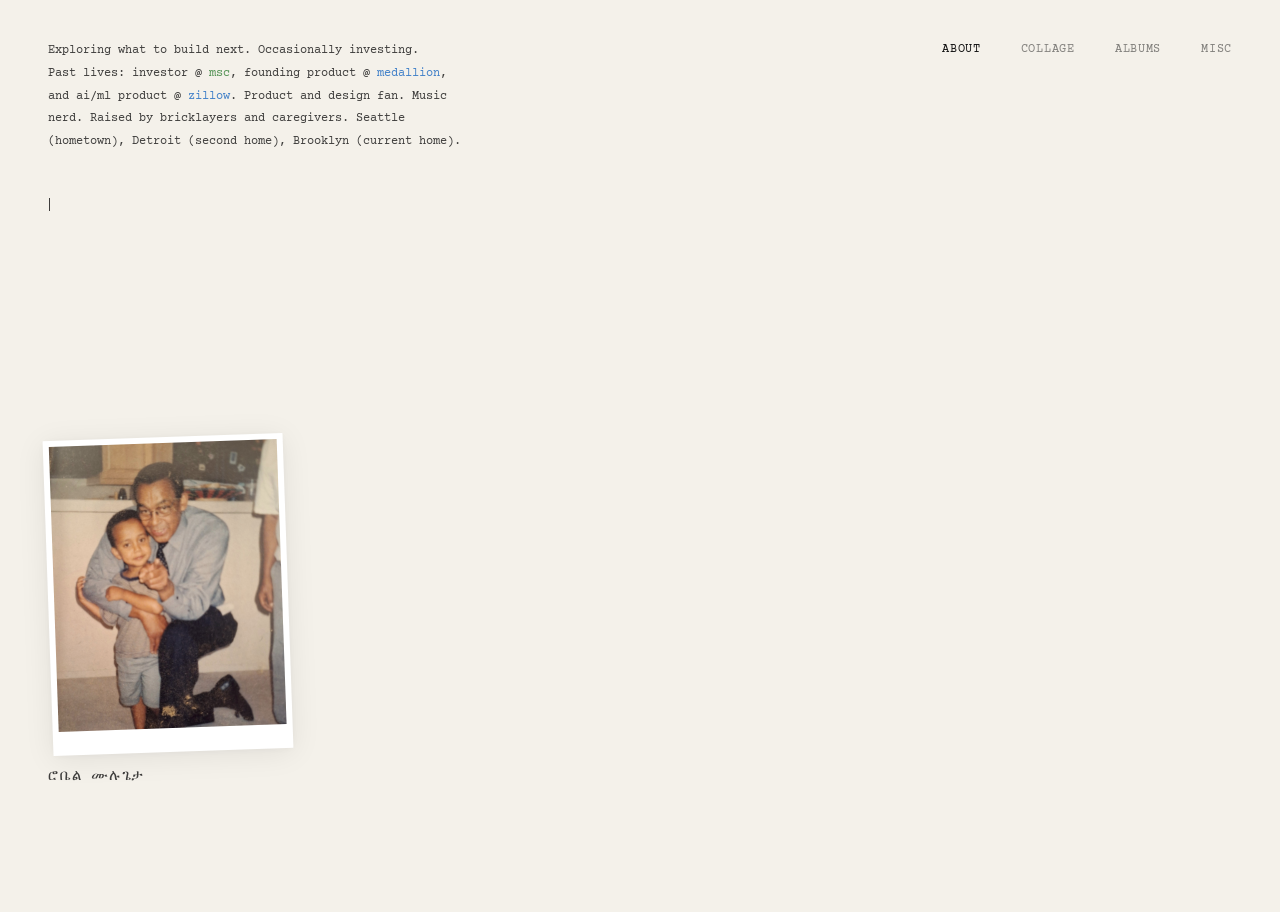
<file: index.html>
<!DOCTYPE html>
<html lang="en">
<head>
  <meta charset="UTF-8">
  <meta http-equiv="refresh" content="0;url=/about">
  <title>Robel Mulugeta</title>
  <meta name="description" content="Robel Mulugeta — personal site.">
  <link rel="icon" type="image/png" href="images/favicon-32.png" sizes="32x32">
  <link rel="apple-touch-icon" href="images/apple-touch-icon.png">
</head>
<body>
  <p><a href="/about">Redirecting&hellip;</a></p>
</body>
</html>
</file>
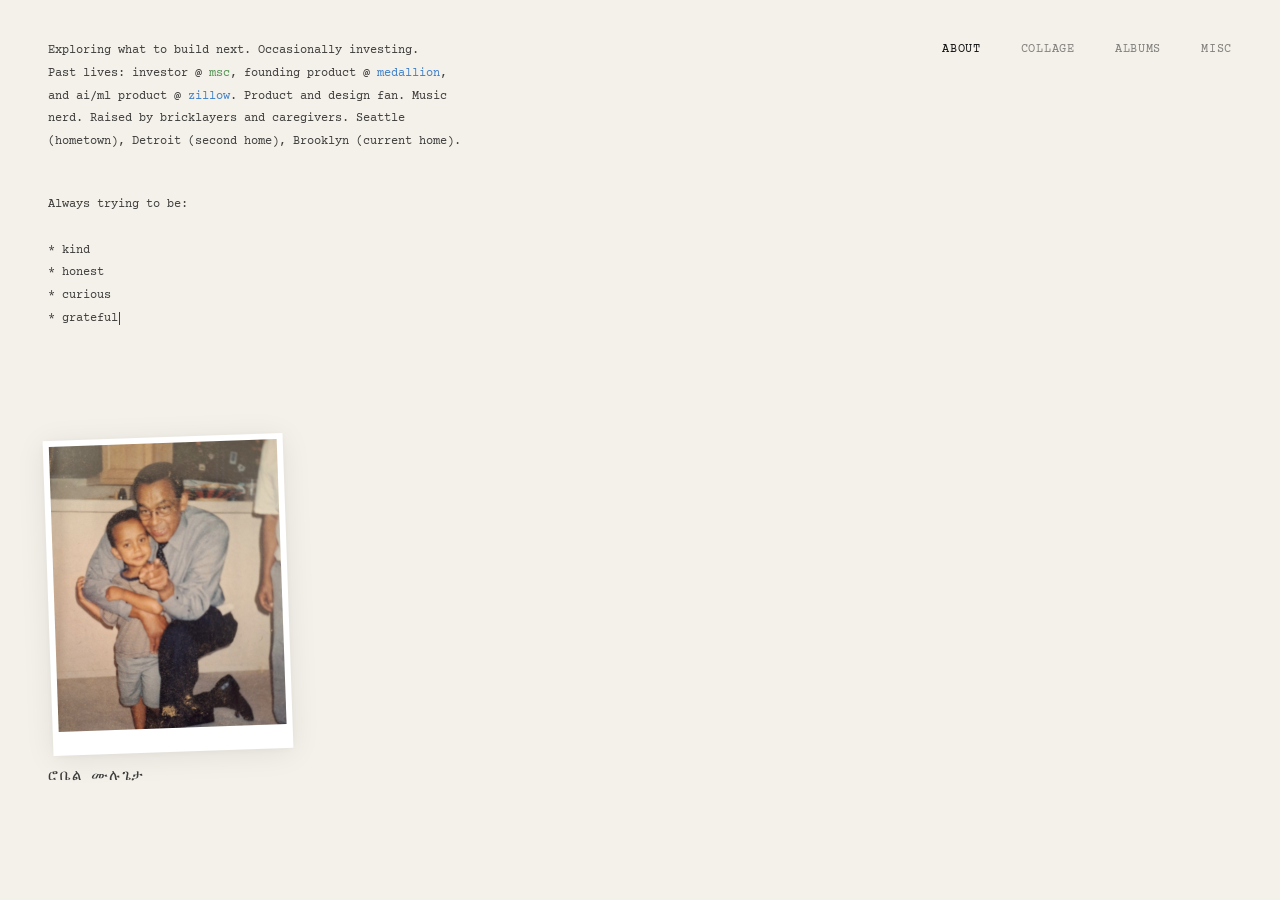
<file: about/index.html>
<!DOCTYPE html>
<html lang="en">
<head>
  <meta charset="UTF-8">
  <meta name="viewport" content="width=device-width, initial-scale=1.0">
  <title>About — Robel Mulugeta</title>
  <meta name="description" content="First-generation. Product, venture, and everything in between.">
  <link rel="stylesheet" href="../css/style.css">
  <link rel="icon" type="image/png" href="../images/favicon-32.png" sizes="32x32">
  <link rel="apple-touch-icon" href="../images/apple-touch-icon.png">
</head>
<body>

  <nav class="nav">
    <a href="/about" class="active">About</a>
    <a href="/collage">Collage</a>
    <a href="/albums">Albums</a>
    <a href="/misc">Misc</a>
  </nav>

  <main class="about page-enter">
    <div class="about__text">
      <p>
        Exploring what to build next. Occasionally investing.<br>
        Past lives: investor @ <a href="https://msc.vc/" target="_blank" style="color: #2e7d32;">msc</a>, founding product @ <a href="https://medallion.co/" target="_blank" style="color: #1565c0;">medallion</a>, and ai/ml product @ <a href="https://www.zillow.com/" target="_blank" style="color: #1565c0;">zillow</a>. Product and design fan. Music nerd. Raised by bricklayers and caregivers. Seattle (hometown), Detroit (second home), Brooklyn (current home).
      </p>
    </div>

    <div class="about__principles" id="typewriter"></div>

  </main>

  <div class="about__photo">
    <div class="polaroid">
      <img src="../images/IMG_8715.jpg" alt="Childhood photograph">
    </div>
    <div class="about__signature">
      ሮቤል ሙሉጌታ
    </div>
  </div>

  <script src="../js/cursor.js"></script>
  <script>
    (function () {
      var el = document.getElementById('typewriter');
      var cursor = document.createElement('span');
      cursor.className = 'cursor';
      el.appendChild(cursor);

      // Build the sequence of actions
      // Each action is either { type: 'char' } or { type: 'delete', count: n } or { type: 'pause', ms: n }
      var actions = [];
      var text = 'Always trying to be:\n\n* kind\n* honest\n* curiuous';

      // Type up to the typo
      for (var i = 0; i < text.length; i++) {
        actions.push({ type: 'char', char: text[i] });
      }

      // Pause after the typo
      actions.push({ type: 'pause', ms: 400 });

      // Backspace 'uous' (4 characters)
      for (var d = 0; d < 4; d++) {
        actions.push({ type: 'delete' });
      }

      // Small pause before correction
      actions.push({ type: 'pause', ms: 200 });

      // Type correction + rest
      var correction = 'ous\n* grateful';
      for (var c = 0; c < correction.length; c++) {
        actions.push({ type: 'char', char: correction[c] });
      }

      var content = '';
      var idx = 0;
      var baseTypeSpeed = 70;
      var deleteSpeed = 50;

      function tick() {
        if (idx >= actions.length) return;

        var action = actions[idx];
        idx++;

        if (action.type === 'char') {
          content += action.char;
          el.textContent = content;
          el.appendChild(cursor);
          var speed = baseTypeSpeed + Math.random() * 40;
          // Slow down slightly after newlines
          if (action.char === '\n') speed += 100;
          setTimeout(tick, speed);
        } else if (action.type === 'delete') {
          content = content.slice(0, -1);
          el.textContent = content;
          el.appendChild(cursor);
          setTimeout(tick, deleteSpeed);
        } else if (action.type === 'pause') {
          setTimeout(tick, action.ms);
        }
      }

      var LAST_SEEN_KEY = 'about-typewriter-last-seen';
      var SKIP_WINDOW_MS = 30 * 60 * 1000;
      var seenRecently = false;

      try {
        var lastSeen = parseInt(localStorage.getItem(LAST_SEEN_KEY), 10);
        seenRecently = lastSeen > 0 && Date.now() - lastSeen < SKIP_WINDOW_MS;
        localStorage.setItem(LAST_SEEN_KEY, String(Date.now()));
      } catch (e) {}

      if (seenRecently) {
        actions.forEach(function (action) {
          if (action.type === 'char') content += action.char;
          else if (action.type === 'delete') content = content.slice(0, -1);
        });
        el.textContent = content;
        el.appendChild(cursor);
        return;
      }

      // Start after a brief delay
      setTimeout(tick, 800);
    })();

  </script>

</body>
</html>
</file>
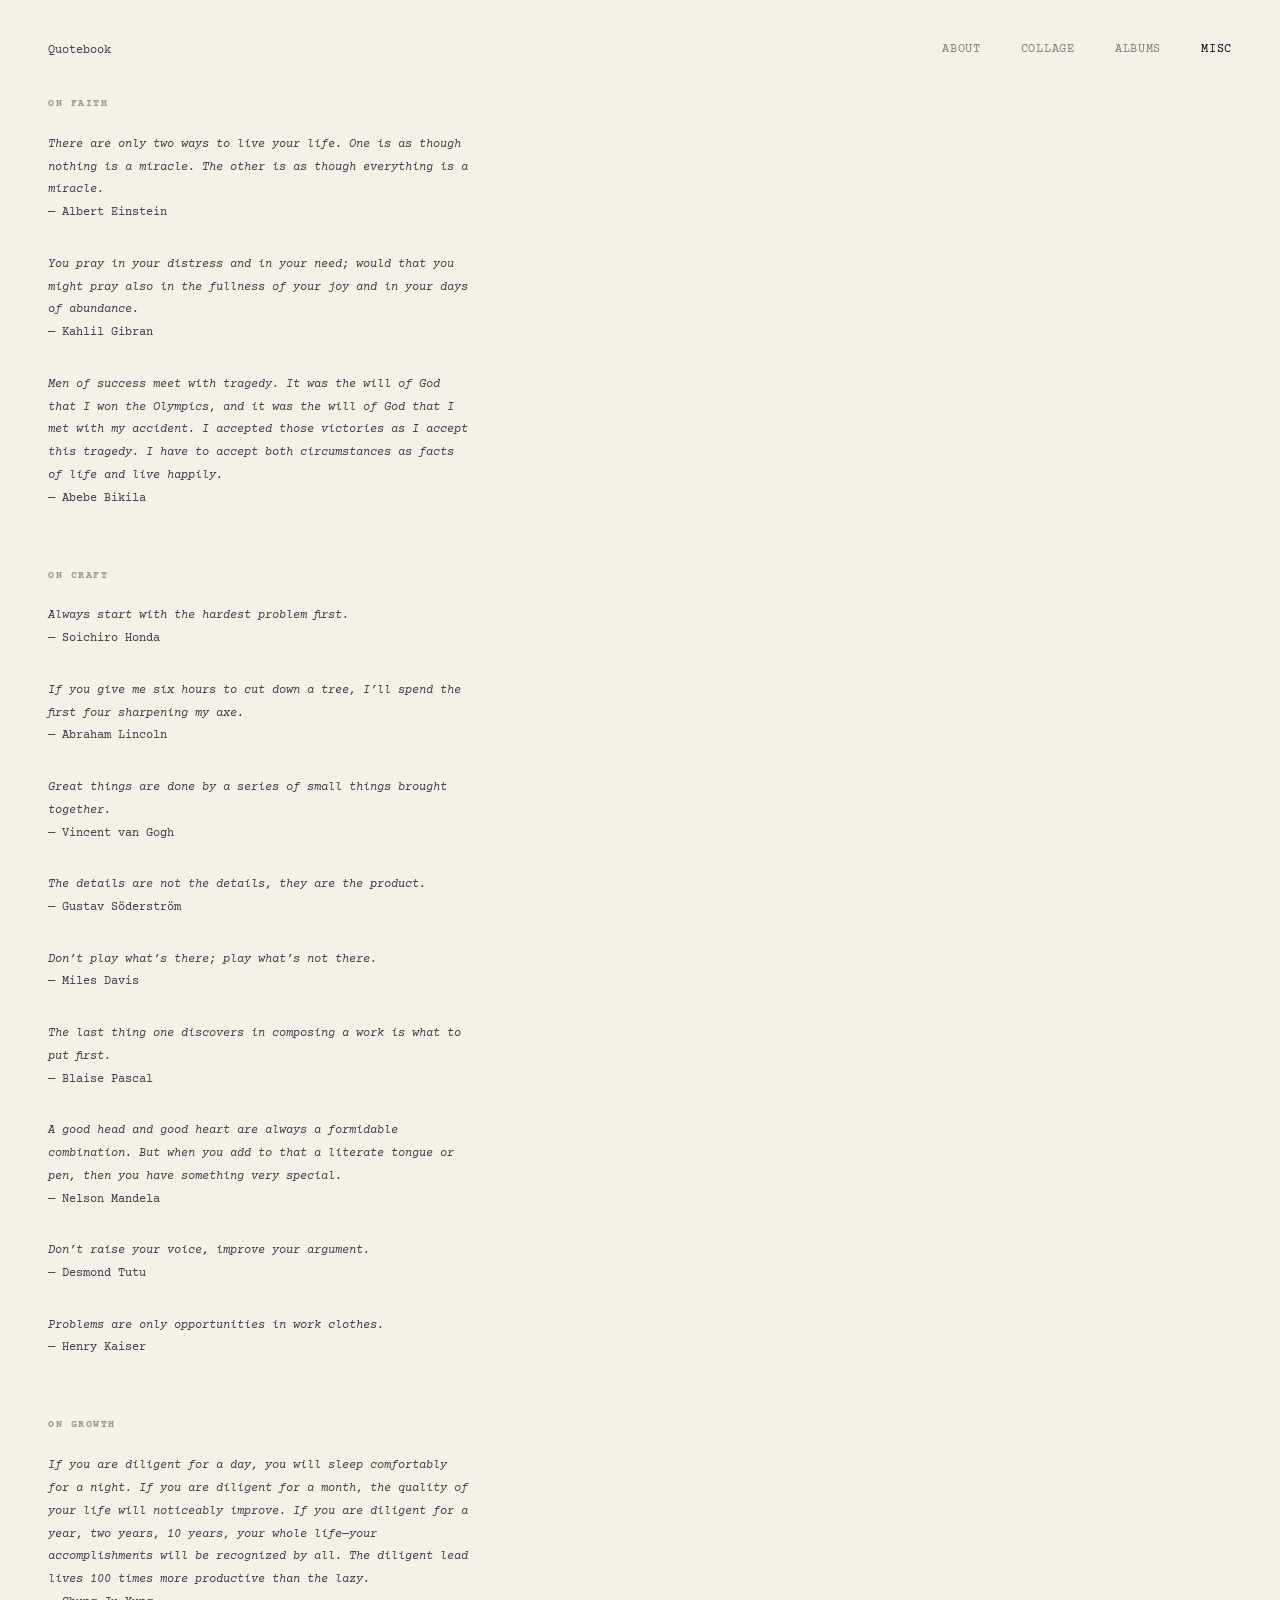
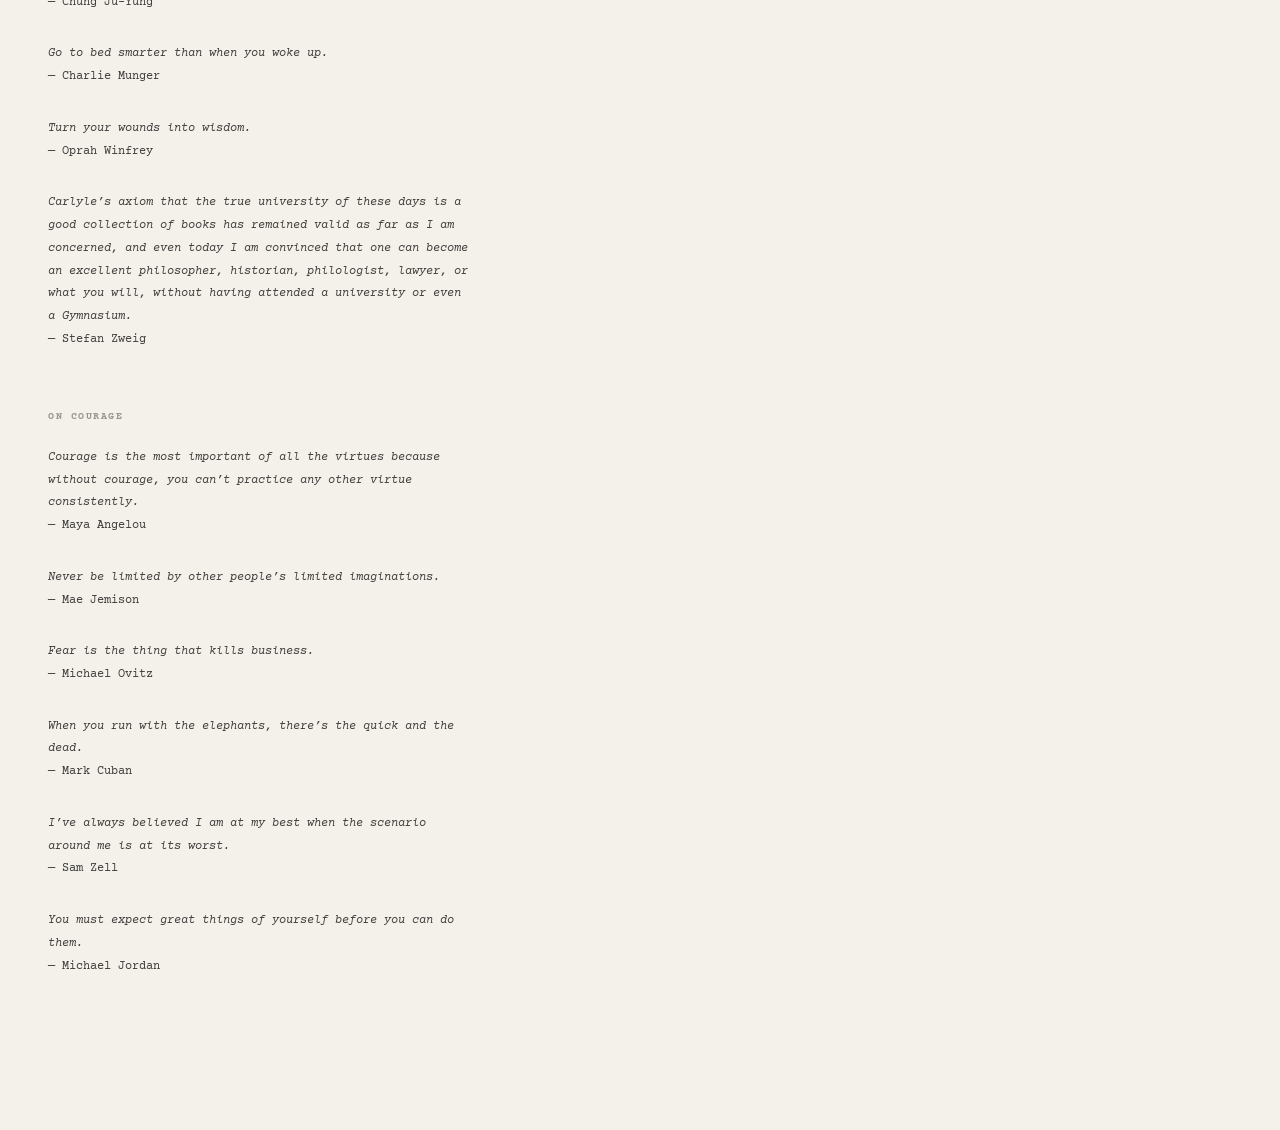
<file: quotebook/index.html>
<!DOCTYPE html>
<html lang="en">
<head>
  <meta charset="UTF-8">
  <meta name="viewport" content="width=device-width, initial-scale=1.0">
  <title>Quotebook — Robel Mulugeta</title>
  <meta name="description" content="Quotes worth keeping.">
  <link rel="stylesheet" href="../css/style.css">
  <link rel="icon" type="image/png" href="../images/favicon-32.png" sizes="32x32">
  <link rel="apple-touch-icon" href="../images/apple-touch-icon.png">
</head>
<body>

  <nav class="nav">
    <a href="/about">About</a>
    <a href="/collage">Collage</a>
    <a href="/albums">Albums</a>
    <a href="/misc" class="active">Misc</a>
  </nav>

  <main class="quotebook-page page-enter">
    <div class="quotebook">
      <p class="quotebook__title">Quotebook</p>

      <section class="quote-section">
        <h2 class="quote-section__title">On Faith</h2>

        <blockquote class="quote">
          <p>There are only two ways to live your life. One is as though nothing is a miracle. The other is as though everything is a miracle.</p>
          <p class="quote__author">— Albert Einstein</p>
        </blockquote>

        <blockquote class="quote">
          <p>You pray in your distress and in your need; would that you might pray also in the fullness of your joy and in your days of abundance.</p>
          <p class="quote__author">— Kahlil Gibran</p>
        </blockquote>

        <blockquote class="quote">
          <p>Men of success meet with tragedy. It was the will of God that I won the Olympics, and it was the will of God that I met with my accident. I accepted those victories as I accept this tragedy. I have to accept both circumstances as facts of life and live happily.</p>
          <p class="quote__author">— Abebe Bikila</p>
        </blockquote>
      </section>

      <section class="quote-section">
        <h2 class="quote-section__title">On Craft</h2>

        <blockquote class="quote">
          <p>Always start with the hardest problem first.</p>
          <p class="quote__author">— Soichiro Honda</p>
        </blockquote>

        <blockquote class="quote">
          <p>If you give me six hours to cut down a tree, I’ll spend the first four sharpening my axe.</p>
          <p class="quote__author">— Abraham Lincoln</p>
        </blockquote>

        <blockquote class="quote">
          <p>Great things are done by a series of small things brought together.</p>
          <p class="quote__author">— Vincent van Gogh</p>
        </blockquote>

        <blockquote class="quote">
          <p>The details are not the details, they are the product.</p>
          <p class="quote__author">— Gustav Söderström</p>
        </blockquote>

        <blockquote class="quote">
          <p>Don’t play what’s there; play what’s not there.</p>
          <p class="quote__author">— Miles Davis</p>
        </blockquote>

        <blockquote class="quote">
          <p>The last thing one discovers in composing a work is what to put first.</p>
          <p class="quote__author">— Blaise Pascal</p>
        </blockquote>

        <blockquote class="quote">
          <p>A good head and good heart are always a formidable combination. But when you add to that a literate tongue or pen, then you have something very special.</p>
          <p class="quote__author">— Nelson Mandela</p>
        </blockquote>

        <blockquote class="quote">
          <p>Don’t raise your voice, improve your argument.</p>
          <p class="quote__author">— Desmond Tutu</p>
        </blockquote>

        <blockquote class="quote">
          <p>Problems are only opportunities in work clothes.</p>
          <p class="quote__author">— Henry Kaiser</p>
        </blockquote>
      </section>

      <section class="quote-section">
        <h2 class="quote-section__title">On Growth</h2>

        <blockquote class="quote">
          <p>If you are diligent for a day, you will sleep comfortably for a night. If you are diligent for a month, the quality of your life will noticeably improve. If you are diligent for a year, two years, 10 years, your whole life—your accomplishments will be recognized by all. The diligent lead lives 100 times more productive than the lazy.</p>
          <p class="quote__author">— Chung Ju-Yung</p>
        </blockquote>

        <blockquote class="quote">
          <p>Go to bed smarter than when you woke up.</p>
          <p class="quote__author">— Charlie Munger</p>
        </blockquote>

        <blockquote class="quote">
          <p>Turn your wounds into wisdom.</p>
          <p class="quote__author">— Oprah Winfrey</p>
        </blockquote>

        <blockquote class="quote">
          <p>Carlyle’s axiom that the true university of these days is a good collection of books has remained valid as far as I am concerned, and even today I am convinced that one can become an excellent philosopher, historian, philologist, lawyer, or what you will, without having attended a university or even a Gymnasium.</p>
          <p class="quote__author">— Stefan Zweig</p>
        </blockquote>
      </section>

      <section class="quote-section">
        <h2 class="quote-section__title">On Courage</h2>

        <blockquote class="quote">
          <p>Courage is the most important of all the virtues because without courage, you can’t practice any other virtue consistently.</p>
          <p class="quote__author">— Maya Angelou</p>
        </blockquote>

        <blockquote class="quote">
          <p>Never be limited by other people’s limited imaginations.</p>
          <p class="quote__author">— Mae Jemison</p>
        </blockquote>

        <blockquote class="quote">
          <p>Fear is the thing that kills business.</p>
          <p class="quote__author">— Michael Ovitz</p>
        </blockquote>

        <blockquote class="quote">
          <p>When you run with the elephants, there’s the quick and the dead.</p>
          <p class="quote__author">— Mark Cuban</p>
        </blockquote>

        <blockquote class="quote">
          <p>I’ve always believed I am at my best when the scenario around me is at its worst.</p>
          <p class="quote__author">— Sam Zell</p>
        </blockquote>

        <blockquote class="quote">
          <p>You must expect great things of yourself before you can do them.</p>
          <p class="quote__author">— Michael Jordan</p>
        </blockquote>
      </section>

    </div>
  </main>

  <script src="../js/cursor.js"></script>

</body>
</html>
</file>
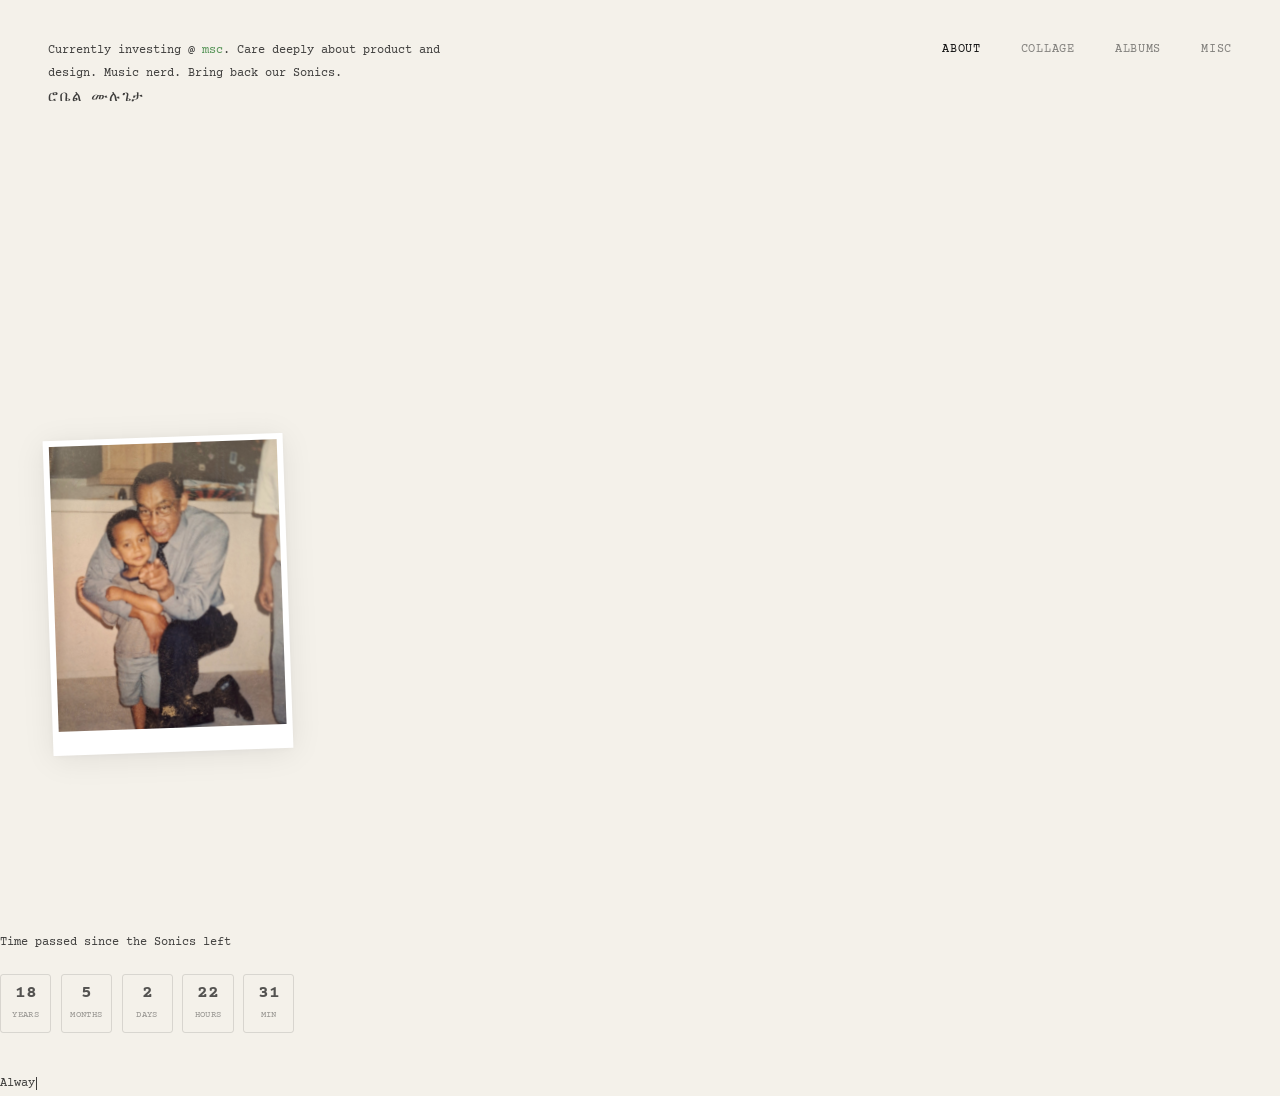
<file: about.html>
<!DOCTYPE html>
<html lang="en">
<head>
  <meta charset="UTF-8">
  <meta name="viewport" content="width=device-width, initial-scale=1.0">
  <title>About — Robel Mulugeta</title>
  <meta name="description" content="First-generation. Product, venture, and everything in between.">
  <link rel="stylesheet" href="css/style.css">
  <link rel="icon" href="data:image/svg+xml,<svg xmlns='http://www.w3.org/2000/svg' viewBox='0 0 100 100'><text y='.9em' font-size='90'>&#127926;</text></svg>">
</head>
<body>

  <nav class="nav">
    <a href="about.html" class="active">About</a>
    <a href="collage.html">Collage</a>
    <a href="music.html">Albums</a>
    <a href="misc.html">Misc</a>
  </nav>

  <main class="about page-enter">
    <div class="about__text">
      <p>
        Currently investing @ <a href="https://msc.vc/" target="_blank" style="color: #2e7d32;">msc</a>. Care deeply about product and design. Music nerd. Bring back our Sonics.
      </p>
    </div>

    <div class="about__photo">
      <div class="polaroid-container" id="polaroid-flip">
        <div class="polaroid-flipper">
          <div class="polaroid-front polaroid">
            <img src="images/IMG_8715.jpg" alt="Childhood photograph">
          </div>
          <div class="polaroid-back">
            <p class="polaroid-back-text">Brick by Brick</p>
          </div>
        </div>
      </div>
    </div>

    <div class="about__signature">
      ሮቤል ሙሉጌታ
    </div>

  </main>

  <div class="sonics-counter" id="sonics-counter">
    <p class="sonics-counter__title">Time passed since the Sonics left</p>
    <div class="sonics-counter__boxes">
      <div class="sonics-box"><span class="sonics-box__number" id="sc-years">0</span><span class="sonics-box__label">years</span></div>
      <div class="sonics-box"><span class="sonics-box__number" id="sc-months">0</span><span class="sonics-box__label">months</span></div>
      <div class="sonics-box"><span class="sonics-box__number" id="sc-days">0</span><span class="sonics-box__label">days</span></div>
      <div class="sonics-box"><span class="sonics-box__number" id="sc-hours">0</span><span class="sonics-box__label">hours</span></div>
      <div class="sonics-box"><span class="sonics-box__number" id="sc-minutes">0</span><span class="sonics-box__label">min</span></div>
    </div>
  </div>

  <div class="about__principles" id="typewriter"></div>

  <script>
    document.getElementById('polaroid-flip').addEventListener('click', function () {
      this.querySelector('.polaroid-flipper').classList.toggle('flipped');
    });

    (function () {
      var el = document.getElementById('typewriter');
      var cursor = document.createElement('span');
      cursor.className = 'cursor';
      el.appendChild(cursor);

      // Build the sequence of actions
      // Each action is either { type: 'char' } or { type: 'delete', count: n } or { type: 'pause', ms: n }
      var actions = [];
      var text = 'Always trying to be:\n\n* Kind\n* Honest\n* Curiuous';

      // Type up to the typo
      for (var i = 0; i < text.length; i++) {
        actions.push({ type: 'char', char: text[i] });
      }

      // Pause after the typo
      actions.push({ type: 'pause', ms: 400 });

      // Backspace 'uous' (4 characters)
      for (var d = 0; d < 4; d++) {
        actions.push({ type: 'delete' });
      }

      // Small pause before correction
      actions.push({ type: 'pause', ms: 200 });

      // Type correction + rest
      var correction = 'ous\n* Grateful';
      for (var c = 0; c < correction.length; c++) {
        actions.push({ type: 'char', char: correction[c] });
      }

      var content = '';
      var idx = 0;
      var baseTypeSpeed = 70;
      var deleteSpeed = 50;

      function tick() {
        if (idx >= actions.length) return;

        var action = actions[idx];
        idx++;

        if (action.type === 'char') {
          content += action.char;
          el.textContent = content;
          el.appendChild(cursor);
          var speed = baseTypeSpeed + Math.random() * 40;
          // Slow down slightly after newlines
          if (action.char === '\n') speed += 100;
          setTimeout(tick, speed);
        } else if (action.type === 'delete') {
          content = content.slice(0, -1);
          el.textContent = content;
          el.appendChild(cursor);
          setTimeout(tick, deleteSpeed);
        } else if (action.type === 'pause') {
          setTimeout(tick, action.ms);
        }
      }

      // Start after a brief delay
      setTimeout(tick, 800);
    })();

    (function () {
      // July 2, 2008 — the day the NBA approved the Sonics' relocation
      var departure = new Date(2008, 6, 2);
      var elYears = document.getElementById('sc-years');
      var elMonths = document.getElementById('sc-months');
      var elDays = document.getElementById('sc-days');
      var elHours = document.getElementById('sc-hours');
      var elMinutes = document.getElementById('sc-minutes');

      function update() {
        var now = new Date();

        var years = now.getFullYear() - departure.getFullYear();
        var months = now.getMonth() - departure.getMonth();
        var days = now.getDate() - departure.getDate();
        var hours = now.getHours();
        var minutes = now.getMinutes();

        if (days < 0) {
          months--;
          var prev = new Date(now.getFullYear(), now.getMonth(), 0);
          days += prev.getDate();
        }
        if (months < 0) {
          years--;
          months += 12;
        }

        elYears.textContent = years;
        elMonths.textContent = months;
        elDays.textContent = days;
        elHours.textContent = hours;
        elMinutes.textContent = minutes;
      }

      update();
      setInterval(update, 1000);
    })();
  </script>

</body>
</html>
</file>
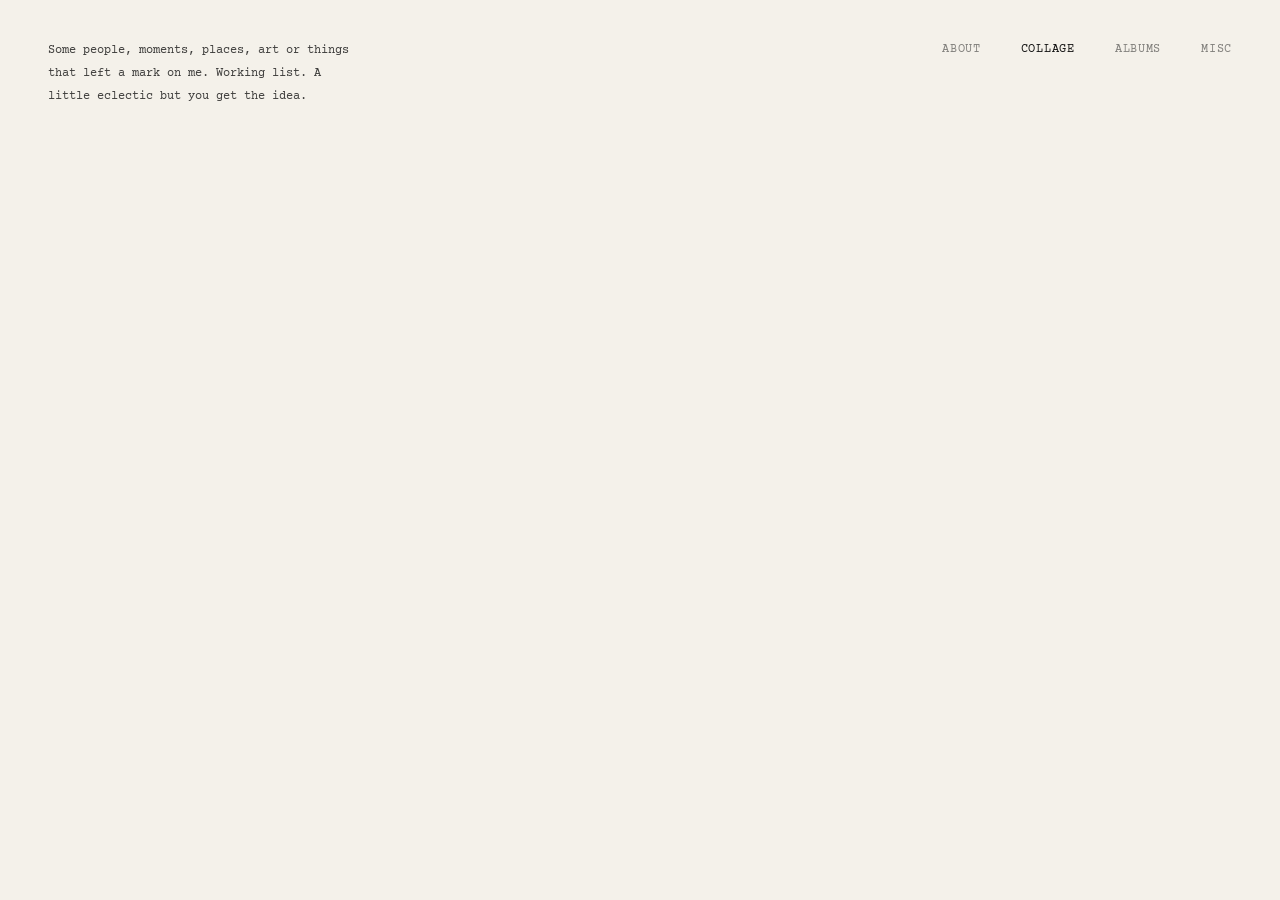
<file: collage.html>
<!DOCTYPE html>
<html lang="en">
<head>
  <meta charset="UTF-8">
  <meta name="viewport" content="width=device-width, initial-scale=1.0">
  <title>Collage — Robel Mulugeta</title>
  <meta name="description" content="Some people, moments, places, art or things that left a mark on me.">
  <link rel="stylesheet" href="css/style.css">
  <link rel="icon" href="data:image/svg+xml,<svg xmlns='http://www.w3.org/2000/svg' viewBox='0 0 100 100'><text y='.9em' font-size='90'>&#127926;</text></svg>">
</head>
<body>

  <nav class="nav">
    <a href="about.html">About</a>
    <a href="collage.html" class="active">Collage</a>
    <a href="music.html">Albums</a>
    <a href="misc.html">Misc</a>
  </nav>

  <main class="collage-page page-enter">
    <div class="collage-heading">
      <p>Some people, moments, places, art or things that left a mark on me. Working list. A little eclectic but you get the idea.</p>
    </div>
    <div class="collage-canvas" id="collage-canvas"></div>
  </main>

  <script src="js/collage.js"></script>

</body>
</html>
</file>
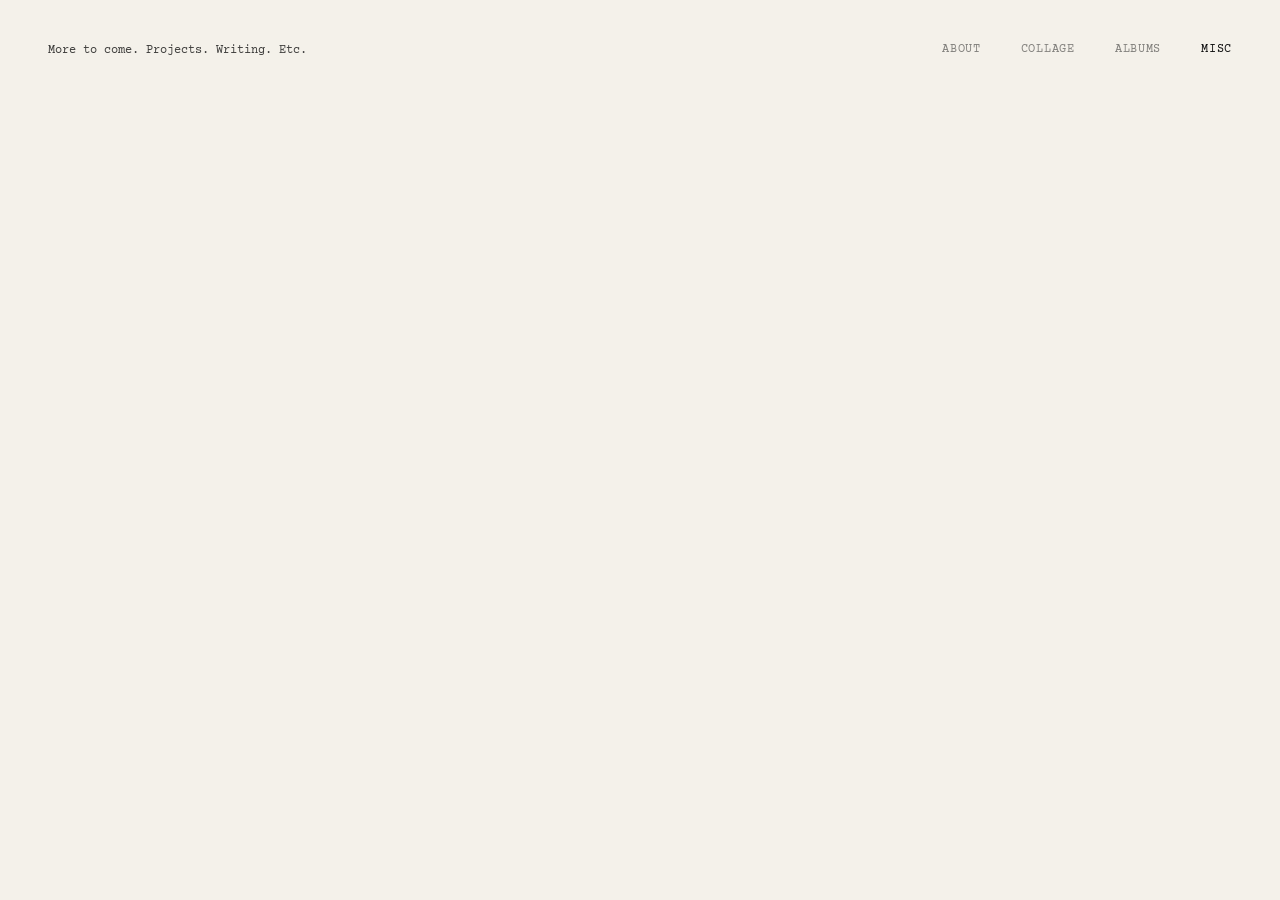
<file: misc.html>
<!DOCTYPE html>
<html lang="en">
<head>
  <meta charset="UTF-8">
  <meta name="viewport" content="width=device-width, initial-scale=1.0">
  <title>Misc — Robel Mulugeta</title>
  <meta name="description" content="More to come. Projects. Writing. Etc.">
  <link rel="stylesheet" href="css/style.css">
  <link rel="icon" href="data:image/svg+xml,<svg xmlns='http://www.w3.org/2000/svg' viewBox='0 0 100 100'><text y='.9em' font-size='90'>&#127926;</text></svg>">
</head>
<body>

  <nav class="nav">
    <a href="about.html">About</a>
    <a href="collage.html">Collage</a>
    <a href="music.html">Albums</a>
    <a href="misc.html" class="active">Misc</a>
  </nav>

  <main class="misc-page page-enter">
    <div class="misc-heading">
      <p>More to come. Projects. Writing. Etc.</p>
    </div>
  </main>

</body>
</html>
</file>
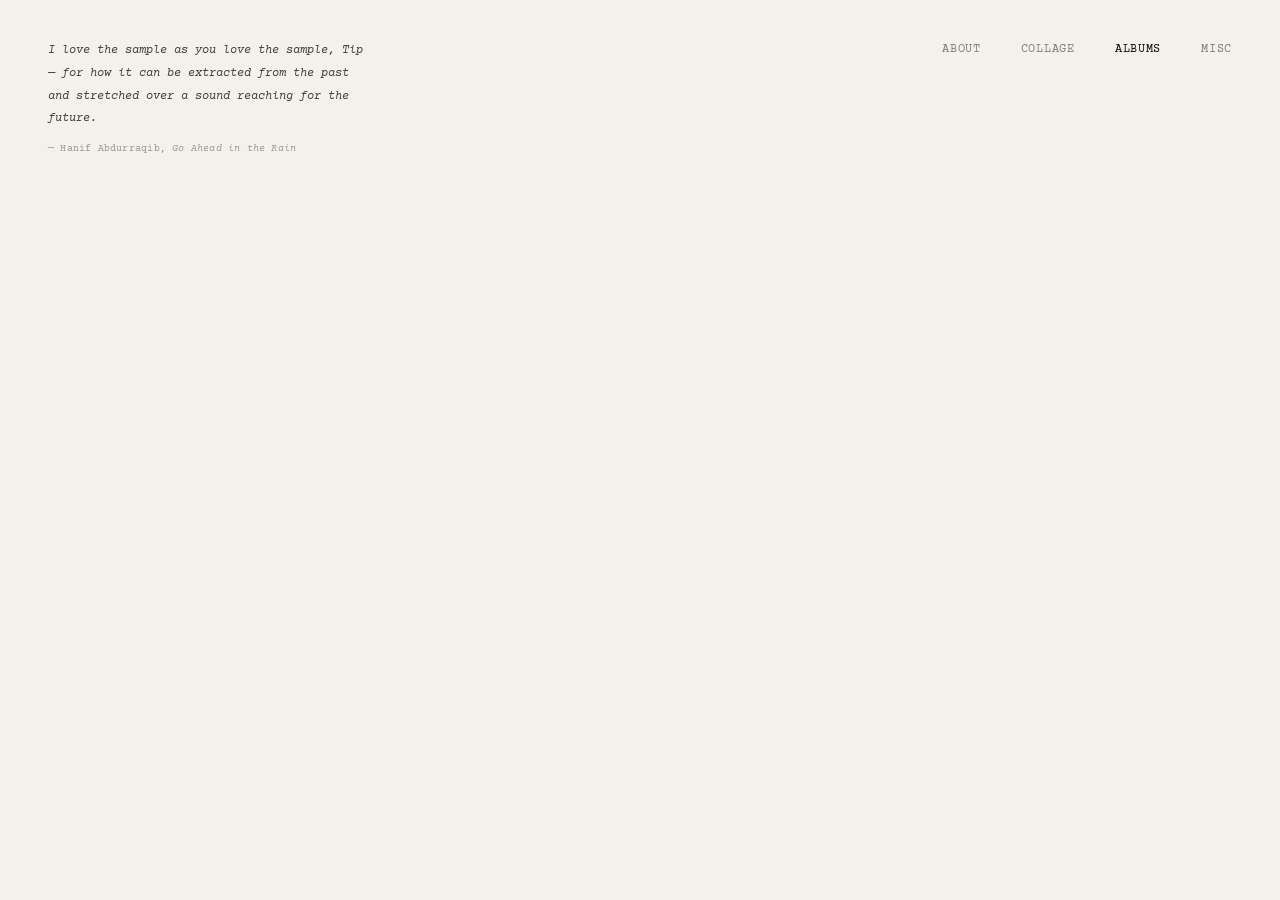
<file: music.html>
<!DOCTYPE html>
<html lang="en">
<head>
  <meta charset="UTF-8">
  <meta name="viewport" content="width=device-width, initial-scale=1.0">
  <title>Albums — Robel Mulugeta</title>
  <meta name="description" content="Sound is memory.">
  <link rel="stylesheet" href="css/style.css">
  <link rel="icon" href="data:image/svg+xml,<svg xmlns='http://www.w3.org/2000/svg' viewBox='0 0 100 100'><text y='.9em' font-size='90'>&#127926;</text></svg>">
</head>
<body>

  <nav class="nav">
    <a href="about.html">About</a>
    <a href="collage.html">Collage</a>
    <a href="music.html" class="active">Albums</a>
    <a href="misc.html">Misc</a>
  </nav>

  <main class="music-page page-enter">
    <div class="music-canvas" id="music-canvas"></div>

    <div class="music-heading">
      <p>I love the sample as you love the sample, Tip — for how it can be extracted from the past and stretched over a sound reaching for the future.</p>
      <cite>— Hanif Abdurraqib, <em>Go Ahead in the Rain</em></cite>
    </div>
  </main>

  <script src="js/music.js"></script>

</body>
</html>
</file>
<file: css/style.css>
/* ==========================================================================
   Design System — Robel Mulugeta Personal Site
   ========================================================================== */

/* --- Fonts --- */
@import url('https://fonts.googleapis.com/css2?family=Courier+Prime:ital,wght@0,400;0,700;1,400&family=Caveat:wght@400;700&display=swap');

/* --- Reset & Base --- */
*, *::before, *::after {
  margin: 0;
  padding: 0;
  box-sizing: border-box;
}

:root {
  --bg: #F4F1EA;
  --text: #111111;
  --text-light: rgba(17, 17, 17, 0.5);
  --text-subtle: rgba(17, 17, 17, 0.25);
  --mono: 'Courier Prime', 'Courier New', 'Courier', monospace;
}

html {
  font-size: 16px;
  scroll-behavior: smooth;
  -webkit-font-smoothing: antialiased;
  -moz-osx-font-smoothing: grayscale;
}

*, *::before, *::after,
*:hover, *:focus, *:active,
a, a:hover, a:focus,
button, button:hover,
[role="button"], [role="button"]:hover {
  cursor: none !important;
}

/* --- Custom Cursor --- */
.custom-cursor {
  position: fixed;
  top: -5px;
  left: -5px;
  width: 10px;
  height: 10px;
  background-color: #000000;
  border-radius: 50%;
  pointer-events: none;
  z-index: 9999;
  will-change: transform;
}

@media (pointer: coarse) {
  *, *::before, *::after { cursor: auto !important; }
  .custom-cursor { display: none; }
}

body {
  background-color: var(--bg);
  color: var(--text);
  font-family: var(--mono);
  font-weight: 400;
  line-height: 1.7;
  min-height: 100vh;
}

::selection {
  background: rgba(17, 17, 17, 0.08);
}

a {
  color: var(--text);
  text-decoration: none;
}

img {
  max-width: 100%;
  display: block;
}

/* --- Navigation --- */
.nav {
  position: fixed;
  top: 0;
  right: 0;
  padding: 2.5rem 3rem;
  z-index: 100;
  display: flex;
  gap: 2.5rem;
}

.nav a {
  font-family: var(--mono);
  font-size: 0.75rem;
  font-weight: 400;
  letter-spacing: 0.06em;
  text-transform: uppercase;
  color: var(--text-light);
  transition: color 0.3s ease;
  position: relative;
}

.nav a::after {
  content: '';
  position: absolute;
  bottom: -4px;
  left: 0;
  width: 0;
  height: 1px;
  background: var(--text);
  transition: width 0.3s ease;
}

.nav a:hover {
  color: var(--text);
}

.nav a:hover::after {
  width: 100%;
}

.nav a.active {
  color: var(--text);
}

/* --- Home Page --- */
.home {
  display: flex;
  flex-direction: column;
  align-items: center;
  min-height: 100vh;
  padding: 0;
}

/* --- Photo Section — ALD-style image-first hero --- */
.home__photos {
  width: 100%;
  max-width: 900px;
  margin: 8rem auto 0;
  padding: 0 4rem;
  display: flex;
  gap: 2.5rem;
  justify-content: center;
  align-items: flex-start;
}

.polaroid {
  background: #fff;
  padding: 10px 10px 40px 10px;
  box-shadow: 0 4px 30px rgba(0, 0, 0, 0.08), 0 1px 8px rgba(0, 0, 0, 0.04);
  flex: 0 1 340px;
}

.polaroid:nth-child(1) {
  transform: rotate(-2deg);
  margin-top: 2rem;
}

.polaroid:nth-child(2) {
  transform: rotate(1.5deg);
}

.polaroid:hover {
  transform: rotate(0deg) scale(1.02);
  transition: transform 0.4s ease;
}

.polaroid img {
  width: 100%;
  aspect-ratio: 4 / 5;
  object-fit: cover;
  filter: saturate(0.85) contrast(1.05);
}

/* --- Text Section — centered quote below photos --- */
.home__text {
  max-width: 600px;
  margin: 0 auto;
  padding: 6rem 2rem 8rem;
  text-align: center;
}

.home__quote {
  font-family: var(--mono);
  font-size: 1rem;
  font-style: italic;
  font-weight: 400;
  line-height: 2;
  color: var(--text);
  opacity: 0.7;
}

.home__attribution {
  display: block;
  margin-top: 1.5rem;
  font-family: var(--mono);
  font-style: normal;
  font-size: 0.8rem;
  color: var(--text);
  opacity: 0.35;
  letter-spacing: 0.02em;
}

.home__attribution em {
  font-style: italic;
}

/* --- About Page --- */
.about {
  max-width: 520px;
  margin: 0;
  padding: 2.5rem 3rem;
  min-height: 100vh;
}

.about__text {
  font-family: var(--mono);
  font-size: 0.75rem;
  font-weight: 400;
  line-height: 1.9;
  color: var(--text);
  opacity: 0.8;
}

.about__text p {
  margin-bottom: 0;
}

.about__photo {
  position: fixed;
  top: 45%;
  left: 3rem;
  display: flex;
  flex-direction: column;
  align-items: flex-start;
  gap: 0.8rem;
}

.about__photo .polaroid-container {
  perspective: 800px;
  flex: 0 1 120px;
}

.about__photo .polaroid-flipper {
  position: relative;
  width: 100%;
  transform-style: preserve-3d;
  transition: transform 0.7s cubic-bezier(0.4, 0.0, 0.2, 1);
}

.about__photo .polaroid-flipper.flipped {
  transform: rotateY(180deg);
}

.about__photo .polaroid-front,
.about__photo .polaroid-back {
  backface-visibility: hidden;
  -webkit-backface-visibility: hidden;
}

.about__photo .polaroid-front {
  position: relative;
}

.about__photo .polaroid-back {
  position: absolute;
  top: 0;
  left: 0;
  width: 100%;
  height: 100%;
  transform: rotateY(180deg);
  background: #fff;
  padding: 10px 10px 40px 10px;
  box-shadow: 0 4px 30px rgba(0, 0, 0, 0.08), 0 1px 8px rgba(0, 0, 0, 0.04);
  display: flex;
  align-items: center;
  justify-content: center;
}

.about__photo .polaroid-back-text {
  font-family: 'Caveat', cursive;
  font-size: 1rem;
  line-height: 1.6;
  color: #222;
  text-align: left;
  padding: 0.8rem;
  font-weight: 700;
  transform: rotate(-2deg);
}

.about__photo .polaroid {
  flex: 0 0 auto;
  width: 240px;
  padding: 6px 6px 24px 6px;
  position: relative;
}

.about__signature {
  text-align: left;
  font-size: 0.95rem;
  opacity: 0.8;
  letter-spacing: 0.05em;
  line-height: 1.6;
}

.sonics-counter {
  margin-top: 2rem;
  text-align: left;
}

.sonics-counter__title {
  font-family: var(--mono);
  font-size: 0.75rem;
  font-weight: 400;
  line-height: 1.9;
  color: var(--text);
  opacity: 0.8;
  margin-bottom: 1.2rem;
}

.sonics-counter__boxes {
  display: flex;
  gap: 0.6rem;
}

.sonics-box {
  display: flex;
  flex-direction: column;
  align-items: center;
  min-width: 3.2rem;
  padding: 0.6rem 0.5rem;
  border: 1px solid rgba(17, 17, 17, 0.12);
  border-radius: 3px;
}

.sonics-box__number {
  font-family: var(--mono);
  font-size: 1.1rem;
  font-weight: 700;
  color: var(--text);
  opacity: 0.7;
  line-height: 1;
}

.sonics-box__label {
  font-family: var(--mono);
  font-size: 0.55rem;
  font-weight: 400;
  color: var(--text);
  opacity: 0.4;
  letter-spacing: 0.04em;
  text-transform: uppercase;
  margin-top: 0.35rem;
}

.about__principles {
  margin-top: 2.5rem;
  font-family: var(--mono);
  font-size: 0.75rem;
  font-weight: 400;
  line-height: 1.9;
  color: var(--text);
  opacity: 0.8;
  white-space: pre;
  text-align: left;
}

.about__principles .cursor {
  display: inline-block;
  width: 1px;
  height: 1.1em;
  background: var(--text);
  vertical-align: text-bottom;
  margin-left: 1px;
  animation: blink 0.6s step-end infinite;
}

@keyframes blink {
  0%, 100% { opacity: 1; }
  50% { opacity: 0; }
}

/* --- Globe --- */
.globe-container {
  margin-top: 2rem;
  width: 280px;
  height: 280px;
  pointer-events: auto;
  opacity: 0;
  transition: opacity 1.2s ease;
}

.globe-container.visible {
  opacity: 1;
}

.globe-container__title {
  font-family: var(--mono);
  font-size: 0.75rem;
  font-weight: 400;
  line-height: 1.9;
  color: var(--text);
  opacity: 0.8;
  margin-bottom: 0.8rem;
  text-align: left;
}

.globe-container canvas {
  width: 100%;
  height: 100%;
}

/* --- Music Page --- */
.music-page {
  width: 100%;
  height: 100vh;
  overflow: hidden;
  position: relative;
}

.music-canvas {
  width: 100%;
  height: 100%;
  position: relative;
  overflow: hidden;
}

.album-cover {
  position: absolute;
  width: 160px;
  height: 160px;
  pointer-events: none;
  opacity: 0;
  animation: albumFadeIn 0.6s ease forwards;
  box-shadow:
    0 1px 2px rgba(0, 0, 0, 0.15),
    0 4px 8px rgba(0, 0, 0, 0.12),
    0 12px 28px rgba(0, 0, 0, 0.14),
    0 20px 40px rgba(0, 0, 0, 0.08);
  border-radius: 2px;
  will-change: opacity, transform;
}

.album-cover img {
  width: 100%;
  height: 100%;
  object-fit: cover;
  border-radius: 2px;
}

@keyframes albumFadeIn {
  from {
    opacity: 0;
    transform: var(--rotation) scale(0.85);
  }
  to {
    opacity: 1;
    transform: var(--rotation) scale(1);
  }
}

.music-heading {
  position: fixed;
  top: 2.5rem;
  left: 3rem;
  max-width: 320px;
  text-align: left;
  z-index: 50;
  pointer-events: none;
  transition: opacity 0.8s ease;
}

.music-heading p {
  font-family: var(--mono);
  font-size: 0.75rem;
  font-style: italic;
  font-weight: 400;
  line-height: 1.9;
  color: var(--text);
  opacity: 0.8;
}

.music-heading cite {
  display: block;
  margin-top: 0.6rem;
  font-family: var(--mono);
  font-style: normal;
  font-size: 0.65rem;
  color: var(--text);
  opacity: 0.4;
  letter-spacing: 0.02em;
}

.music-heading cite em {
  font-style: italic;
}

.music-footer {
  position: fixed;
  bottom: 2.5rem;
  left: 0;
  right: 0;
  text-align: center;
  z-index: 10;
  pointer-events: none;
}

.music-footer p {
  font-family: var(--mono);
  font-size: 0.8rem;
  color: var(--text);
  opacity: 0.18;
  letter-spacing: 0.01em;
}

/* --- Collage Page --- */
.collage-page {
  width: 100%;
  height: 100vh;
  overflow: hidden;
  position: relative;
}

.collage-heading {
  position: fixed;
  top: 2.5rem;
  left: 3rem;
  max-width: 320px;
  text-align: left;
  z-index: 50;
  pointer-events: none;
}

.collage-heading p {
  font-family: var(--mono);
  font-size: 0.75rem;
  font-weight: 400;
  line-height: 1.9;
  color: var(--text);
  opacity: 0.8;
}

.collage-canvas {
  width: 100%;
  height: 100%;
  position: relative;
  overflow: hidden;
}

.collage-item {
  position: absolute;
  pointer-events: none;
  opacity: 0;
  transform: var(--rotation);
  box-shadow:
    0 1px 3px rgba(0, 0, 0, 0.1),
    0 6px 20px rgba(0, 0, 0, 0.12);
  border-radius: 2px;
  will-change: opacity, left, top;
}

.collage-item img {
  width: 100%;
  display: block;
  border-radius: 2px;
}

/* --- Misc Page --- */
.misc-page {
  width: 100%;
  min-height: 100vh;
  position: relative;
  padding-top: 2.5rem;
  padding-left: 3rem;
}

.misc-heading {
  max-width: 320px;
  text-align: left;
}

.misc-heading p {
  font-family: var(--mono);
  font-size: 0.75rem;
  font-weight: 400;
  line-height: 1.9;
  color: var(--text);
  opacity: 0.8;
}

.misc-heading .misc-link {
  margin-top: 1rem;
}

.misc-link a {
  color: var(--text);
  text-decoration: underline;
  text-underline-offset: 3px;
}

.quotebook-page {
  width: 100%;
  min-height: 100vh;
  padding: 2.5rem 3rem 6rem;
}

.quotebook {
  max-width: 420px;
  font-family: var(--mono);
  font-size: 0.75rem;
  font-weight: 400;
  line-height: 1.9;
  color: var(--text);
  opacity: 0.8;
}

.quotebook__title {
  margin-bottom: 2rem;
}

.quote-section {
  margin-bottom: 3.5rem;
}

.quote-section__title {
  margin-bottom: 1.2rem;
  font-size: 0.65rem;
  letter-spacing: 0.15em;
  text-transform: uppercase;
  color: var(--text-light);
}

.quote {
  margin: 0 0 1.8rem;
}

.quote p {
  font-style: italic;
}

.quote .quote__author {
  font-style: normal;
}

.misc-video {
  margin-top: 8rem;
  max-width: 160px;
}

.misc-video__title {
  font-family: var(--mono);
  font-size: 0.75rem;
  font-weight: 400;
  line-height: 1.9;
  color: var(--text);
  opacity: 0.8;
  margin-bottom: 0.5rem;
}

.misc-video video {
  width: 100%;
  display: block;
  border-radius: 4px;
}

.misc-essay {
  margin-top: 3rem;
  max-width: 620px;
}

.misc-essay__title {
  font-family: var(--mono);
  font-size: 0.75rem;
  font-weight: 400;
  line-height: 1.9;
  color: var(--text);
  opacity: 0.8;
  cursor: pointer;
  list-style: none;
  display: inline-block;
  transition: opacity 0.2s ease;
}

.misc-essay__title::-webkit-details-marker {
  display: none;
}

.misc-essay__title::before {
  content: "+ ";
  opacity: 0.5;
}

.misc-essay[open] .misc-essay__title::before {
  content: "\2212 ";
}

.misc-essay__title:hover {
  opacity: 1;
}

.misc-essay__body {
  margin-top: 1rem;
  max-width: 560px;
}

.misc-essay__body p {
  font-family: var(--mono);
  font-size: 0.75rem;
  font-weight: 400;
  line-height: 1.9;
  color: var(--text);
  opacity: 0.8;
  margin-bottom: 1rem;
}

/* --- Page Transitions --- */
.page-enter {
  animation: pageIn 0.6s ease forwards;
}

@keyframes pageIn {
  from {
    opacity: 0;
    transform: translateY(12px);
  }
  to {
    opacity: 1;
    transform: translateY(0);
  }
}

/* --- Responsive --- */
@media (max-width: 768px) {
  .nav {
    padding: 1.5rem 1.5rem;
    gap: 1.8rem;
  }

  .nav a {
    font-size: 0.7rem;
  }

  .home__photos {
    margin-top: 6rem;
    padding: 0 2rem;
    gap: 1.5rem;
  }

  .polaroid {
    flex: 0 1 280px;
    padding: 8px 8px 30px 8px;
  }

  .home__text {
    padding: 4rem 1.5rem 6rem;
  }

  .home__quote {
    font-size: 0.9rem;
  }

  .about {
    padding: 5.5rem 1.5rem 2rem;
    max-width: 100%;
    min-height: auto;
  }

  .sonics-counter__title {
    font-size: 0.7rem;
  }

  .globe-container__title {
    font-size: 0.7rem;
  }

  .sonics-box {
    min-width: 2.8rem;
    padding: 0.5rem 0.4rem;
  }

  .sonics-box__number {
    font-size: 0.95rem;
  }

  .about__principles {
    position: static;
    transform: none;
    margin: 3rem 0 0 1.5rem;
    text-align: left;
    /* Six typed lines at line-height 1.9; keeps the photo below from shifting while the list types out. */
    min-height: 11.4em;
  }

  .about__photo {
    position: static;
    margin: 2.5rem 0 3rem 3rem;
  }


  .globe-container {
    width: 160px;
    height: 160px;
    opacity: 1;
    cursor: none;
  }

  .album-cover {
    width: 120px;
    height: 120px;
  }

  .music-heading,
  .collage-heading {
    top: 5.5rem;
    left: 1.5rem;
    max-width: 260px;
  }

  .misc-page {
    min-height: auto;
    padding-top: 5.5rem;
    padding-left: 1.5rem;
  }

  .misc-heading {
    max-width: 80%;
  }

  .misc-video {
    max-width: 120px;
  }

  .quotebook-page {
    padding: 5.5rem 1.5rem 4rem;
  }

  .about__text,
  .about__principles,
  .music-heading p,
  .collage-heading p,
  .misc-heading p,
  .quotebook {
    font-size: 0.7rem;
  }
}

@media (max-width: 480px) {
  .nav {
    padding: 1.2rem 1.2rem;
    gap: 1.5rem;
  }

  .nav a {
    font-size: 0.65rem;
  }

  .home__photos {
    margin-top: 5rem;
    padding: 0 1.2rem;
    flex-direction: column;
    align-items: center;
    gap: 1.5rem;
  }

  .polaroid {
    flex: none;
    width: 80%;
    max-width: 280px;
  }

  .polaroid:nth-child(1) {
    margin-top: 0;
    transform: rotate(-1.5deg);
  }

  .polaroid:nth-child(2) {
    transform: rotate(1deg);
  }

  .home__text {
    padding: 3rem 1.2rem 5rem;
  }

  .home__quote {
    font-size: 0.85rem;
  }

  .about {
    padding: 5rem 1.2rem 2rem;
  }

  .about__photo .polaroid {
    width: 210px;
  }

  .sonics-counter__title {
    font-size: 0.65rem;
  }

  .globe-container__title {
    font-size: 0.65rem;
  }

  .sonics-counter__boxes {
    gap: 0.4rem;
  }

  .sonics-box {
    min-width: 2.4rem;
    padding: 0.4rem 0.3rem;
  }

  .sonics-box__number {
    font-size: 0.85rem;
  }

  .sonics-box__label {
    font-size: 0.45rem;
  }

  .about__principles {
    font-size: 0.65rem;
    margin-top: 2.5rem;
  }

  .globe-container {
    width: 120px;
    height: 120px;
  }

  .album-cover {
    width: 100px;
    height: 100px;
  }

  .music-heading,
  .collage-heading {
    top: 5rem;
    left: 1.2rem;
    max-width: 220px;
  }

  .misc-page {
    padding-top: 5rem;
    padding-left: 1.2rem;
  }

  .misc-heading {
    max-width: 80%;
  }

  .misc-video {
    max-width: 100px;
  }

  .quotebook-page {
    padding: 5rem 1.2rem 4rem;
  }

  .about__text,
  .about__principles,
  .music-heading p,
  .collage-heading p,
  .misc-heading p,
  .quotebook {
    font-size: 0.65rem;
  }
}
</file>
